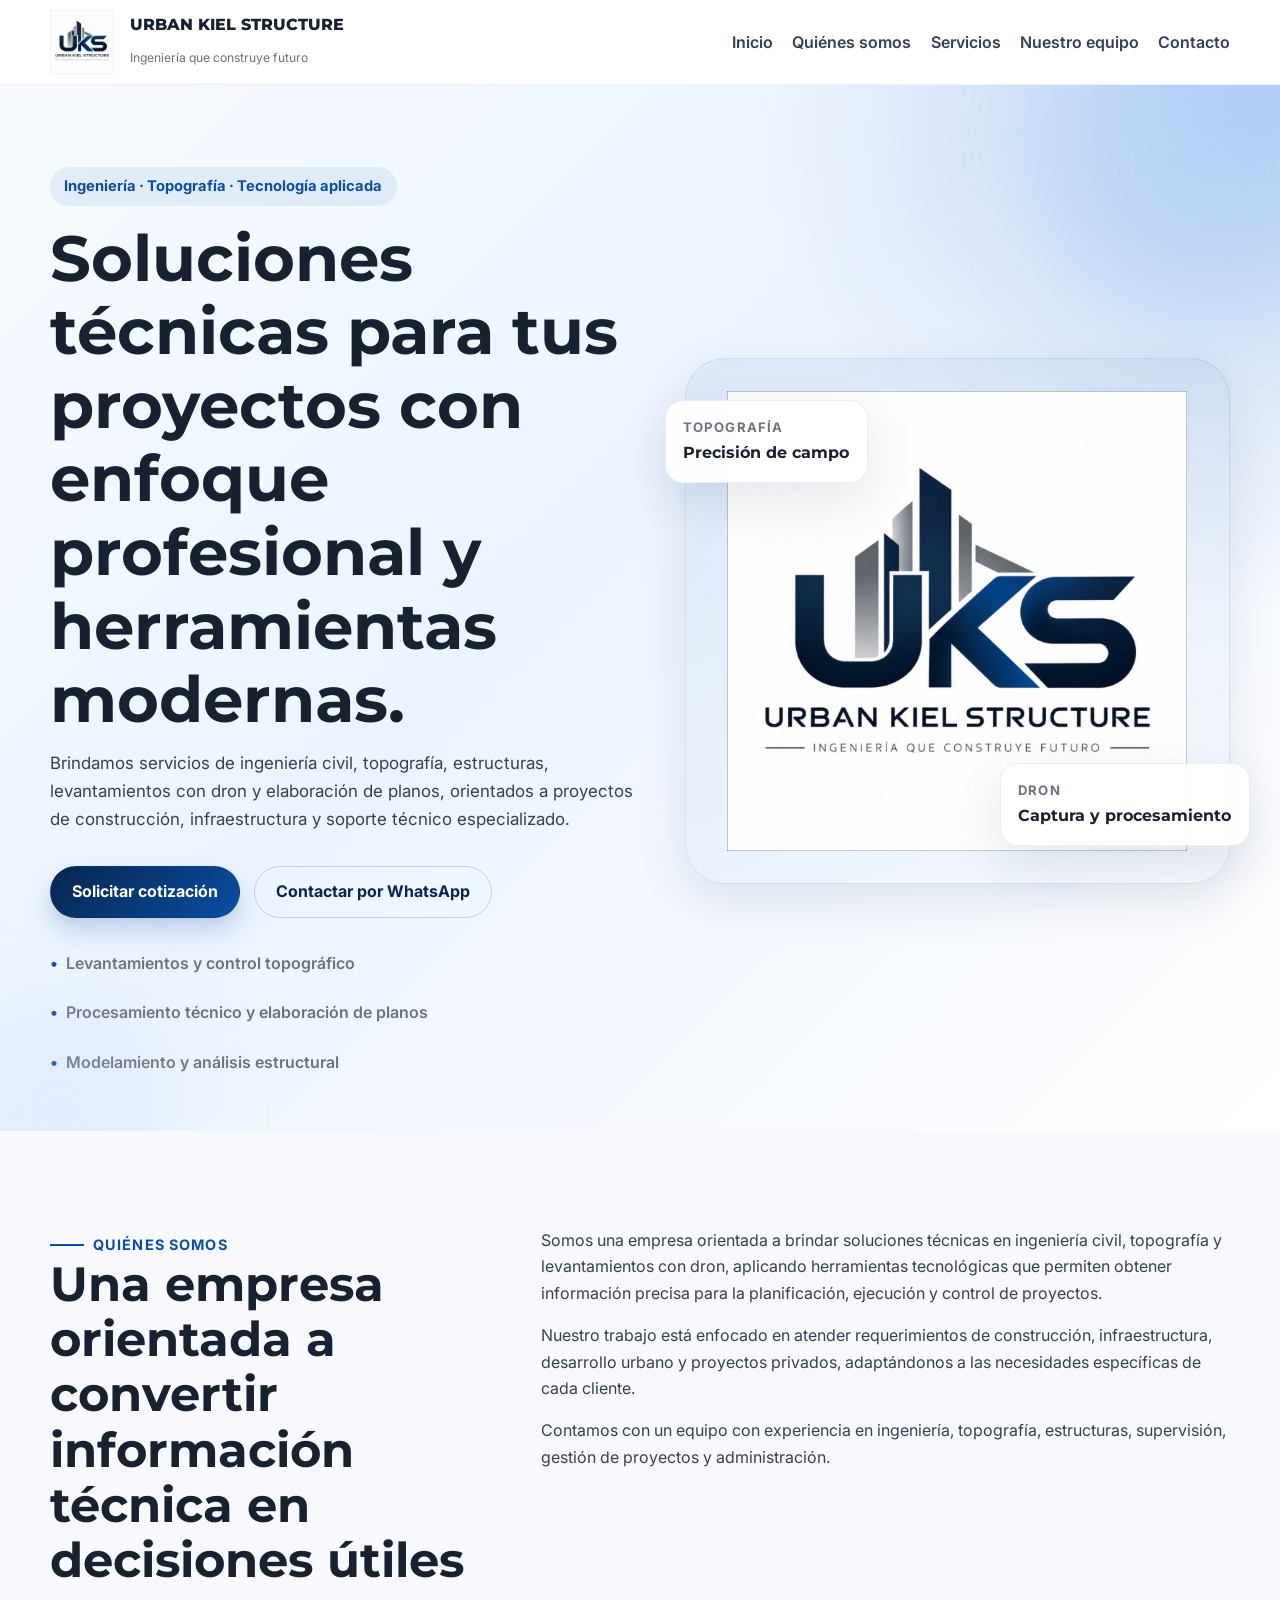
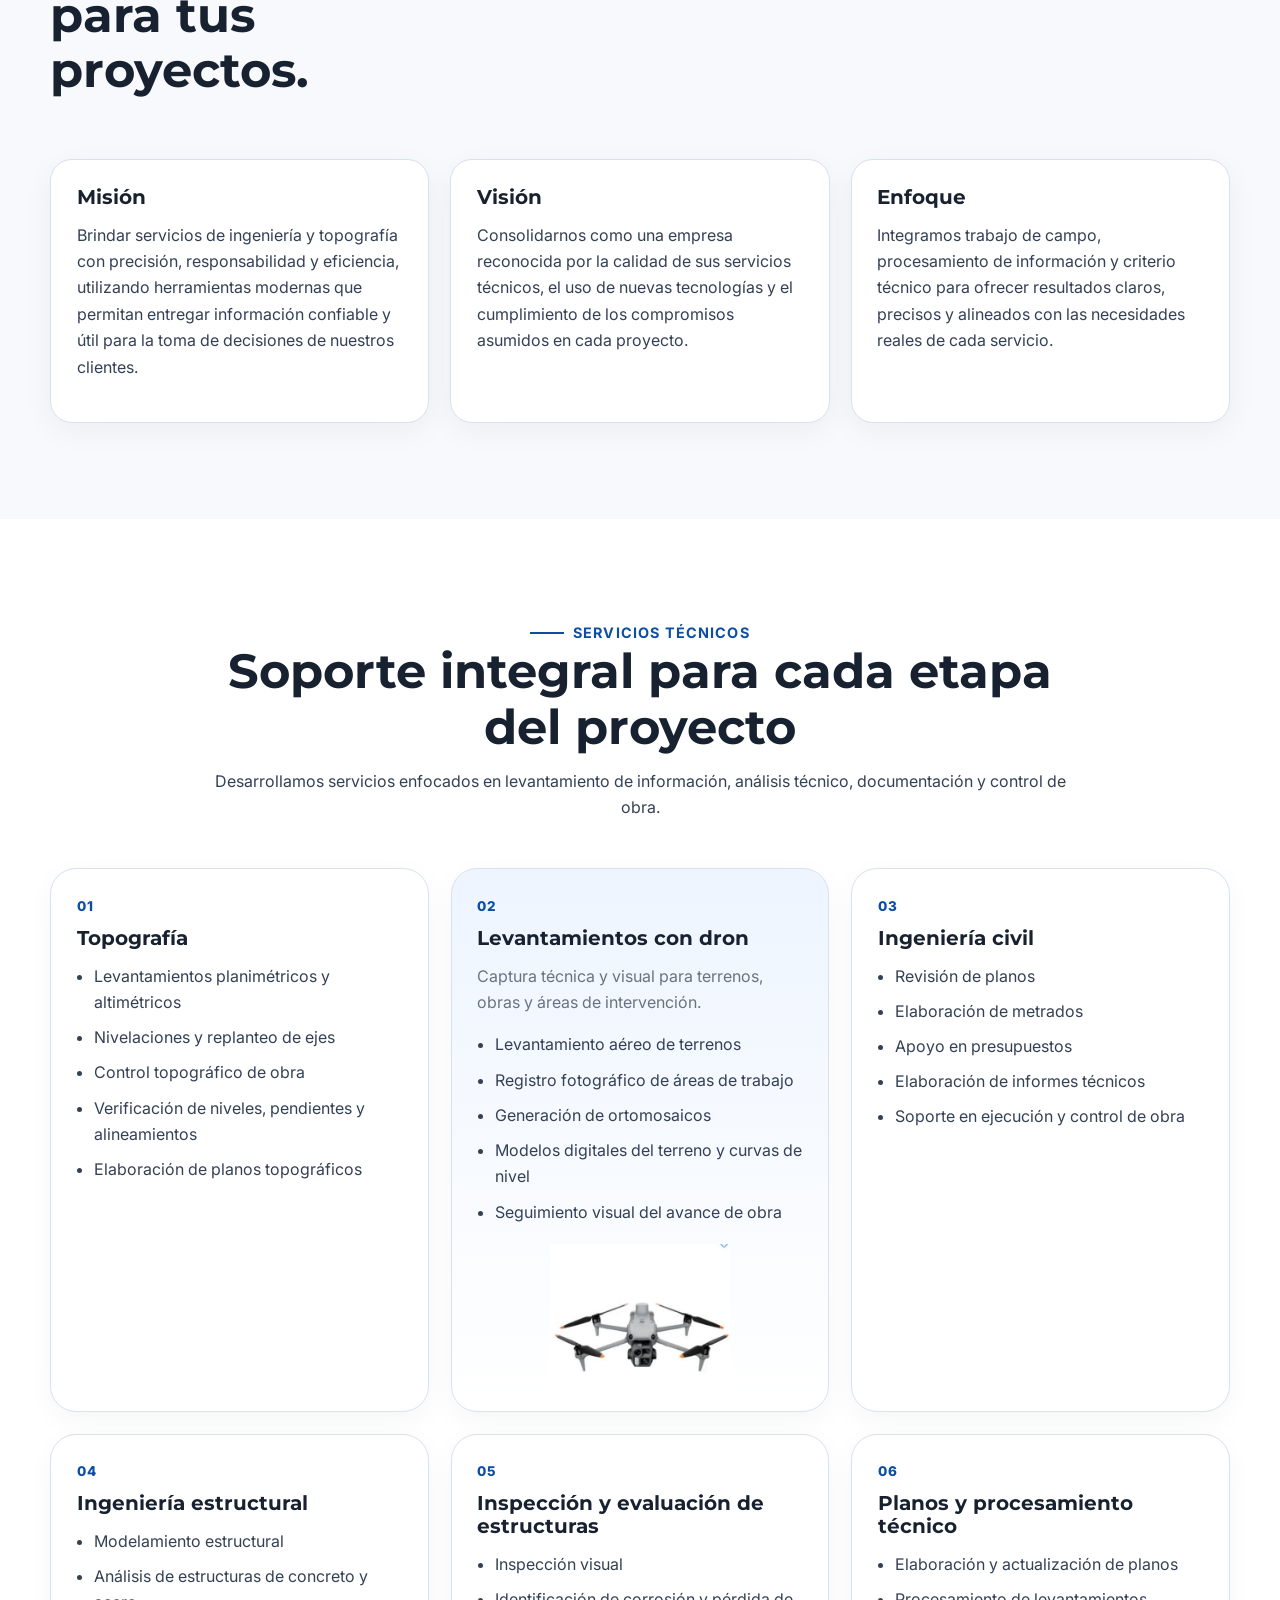
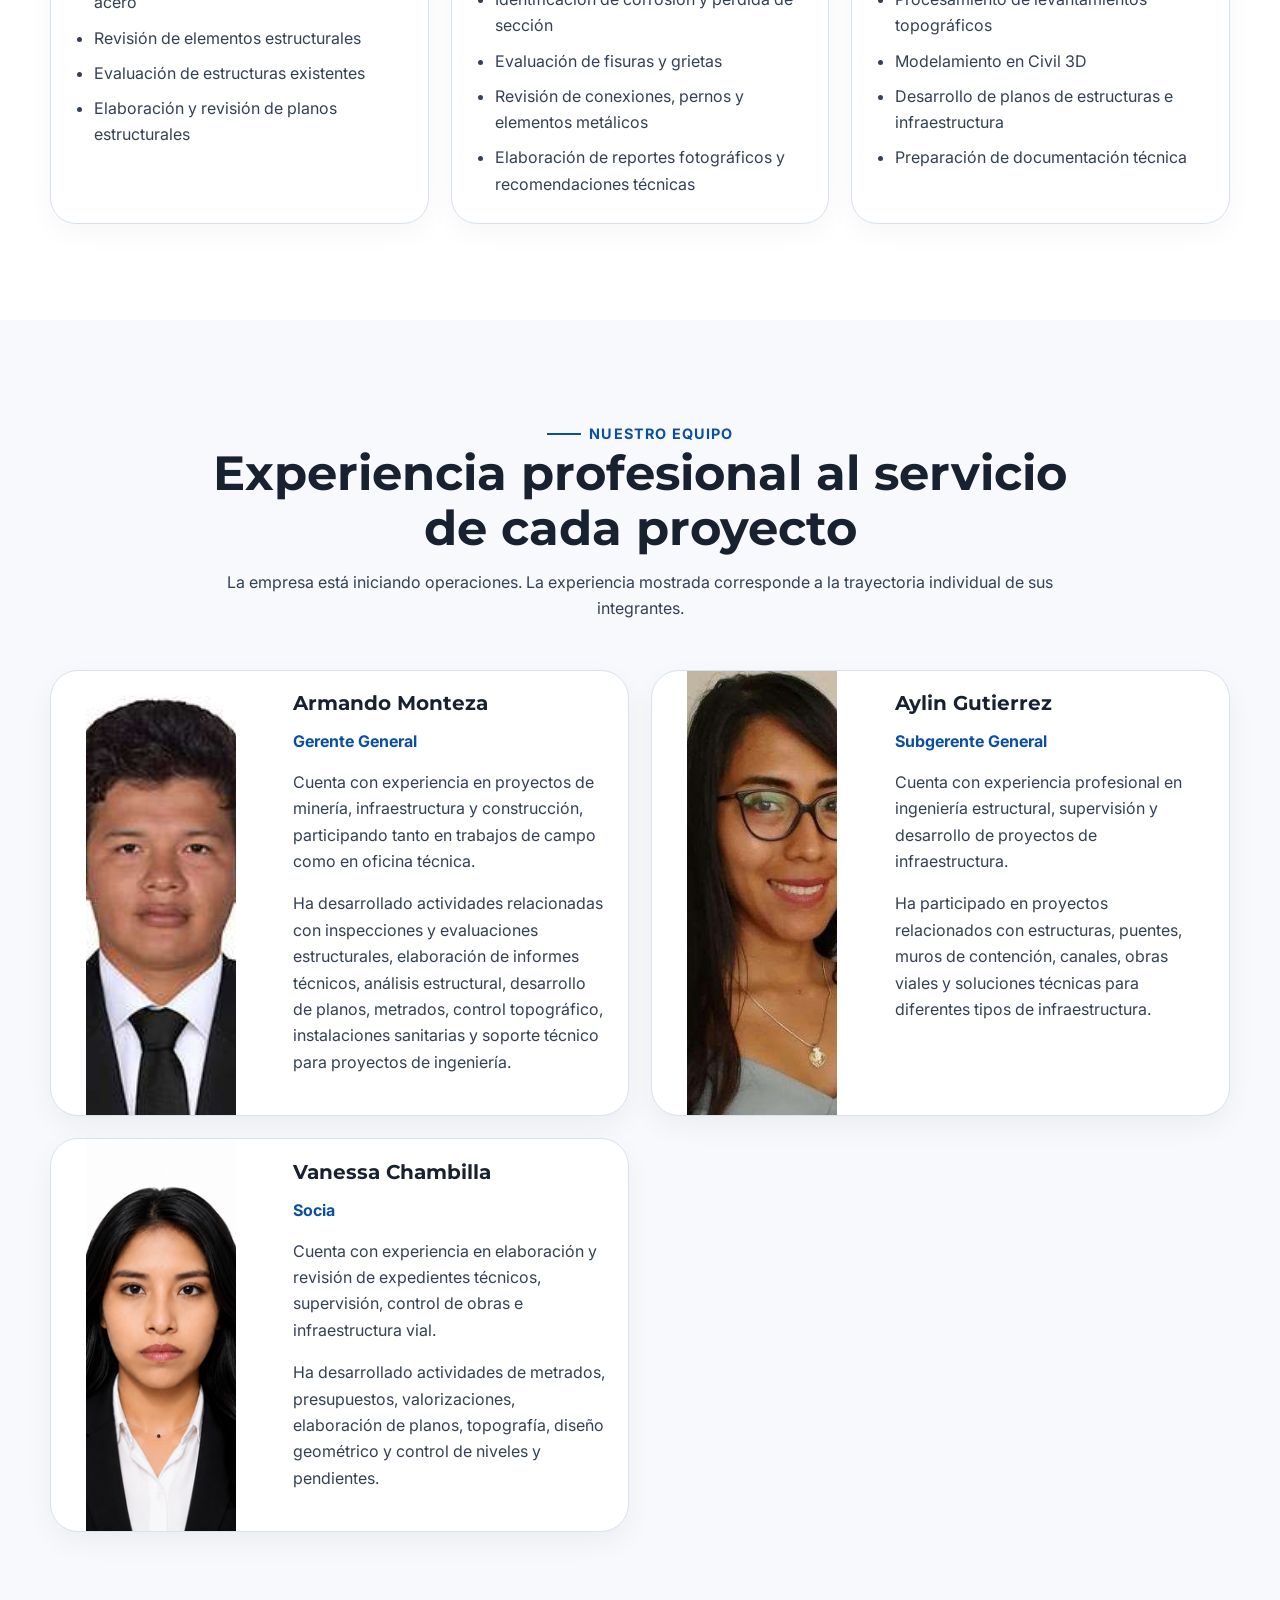
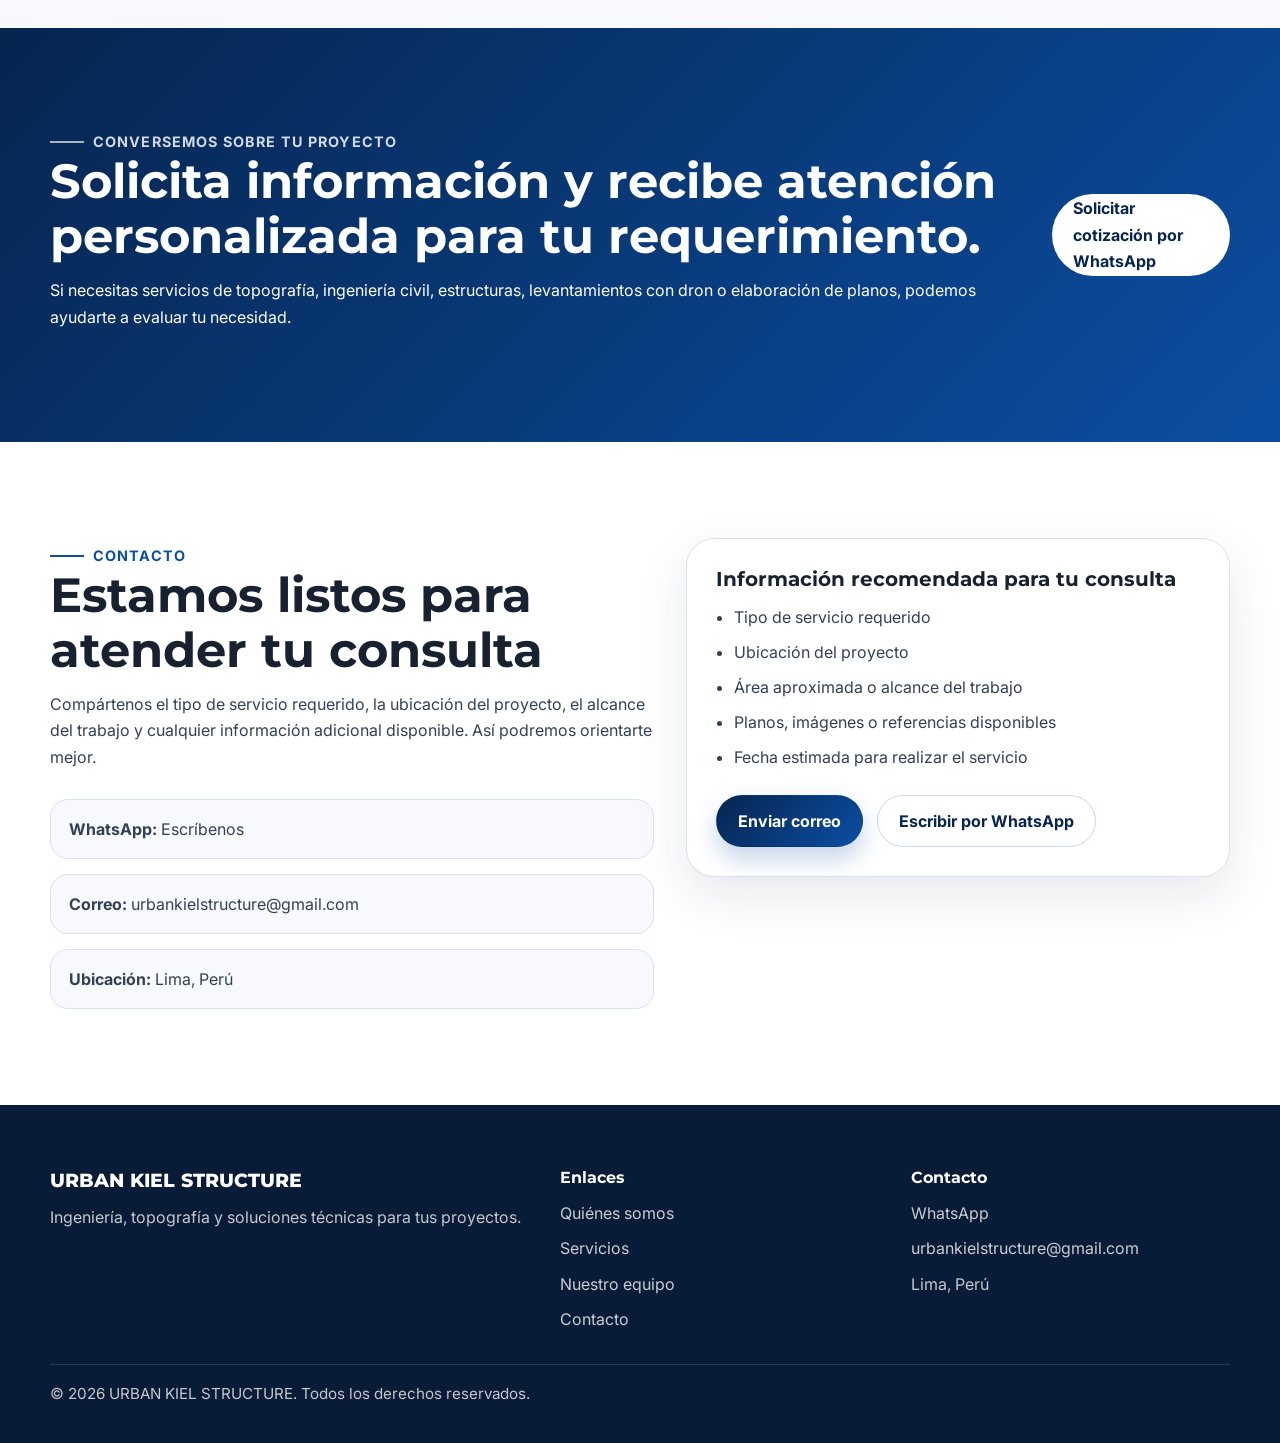
<file: index.html>
<!DOCTYPE html>
<html lang="es">
<head>
  <meta charset="UTF-8">
  <meta name="viewport" content="width=device-width, initial-scale=1.0">
  <title>URBAN KIEL STRUCTURE | Ingeniería, topografía y soluciones técnicas</title>
  <meta name="description" content="URBAN KIEL STRUCTURE brinda servicios de ingeniería civil, topografía, estructuras, levantamientos con dron y elaboración de planos.">
  <meta name="theme-color" content="#0b3a75">
  <link rel="preconnect" href="https://fonts.googleapis.com">
  <link rel="preconnect" href="https://fonts.gstatic.com" crossorigin>
  <link href="https://fonts.googleapis.com/css2?family=Montserrat:wght@400;500;600;700;800&family=Inter:wght@400;500;600;700&display=swap" rel="stylesheet">
  <link rel="stylesheet" href="styles.css">

  <style>
    /* Ajuste de tamaño para las fotos del equipo */
    .team-card > img {
      width: 150px;
      height: 150px;
      object-fit: cover;
      display: block;
      margin: 0 auto 18px;
    }
  </style>
</head>
<body>
  <header class="site-header" id="inicio">
    <div class="container nav-wrap">
      <a class="brand" href="#inicio" aria-label="URBAN KIEL STRUCTURE inicio">
        <img src="assets/logo-uks.png" alt="Logo de URBAN KIEL STRUCTURE">
        <div>
          <span class="brand-title">URBAN KIEL STRUCTURE</span>
          <span class="brand-tag">Ingeniería que construye futuro</span>
        </div>
      </a>

      <button class="menu-toggle" aria-expanded="false" aria-controls="site-nav" aria-label="Abrir menú">
        <span></span><span></span><span></span>
      </button>

      <nav class="site-nav" id="site-nav">
        <a href="#inicio">Inicio</a>
        <a href="#quienes-somos">Quiénes somos</a>
        <a href="#servicios">Servicios</a>
        <a href="#equipo">Nuestro equipo</a>
        <a href="#contacto">Contacto</a>
      </nav>
    </div>
  </header>

  <main>
    <section class="hero">
      <div class="container hero-grid">
        <div class="hero-copy">
          <span class="eyebrow">Ingeniería · Topografía · Tecnología aplicada</span>
          <h1>Soluciones técnicas para tus proyectos con enfoque profesional y herramientas modernas.</h1>
          <p>
            Brindamos servicios de ingeniería civil, topografía, estructuras, levantamientos con dron y elaboración de planos,
            orientados a proyectos de construcción, infraestructura y soporte técnico especializado.
          </p>
          <div class="hero-actions">
            <a class="button button-primary" href="https://wa.me/51987463949?text=Hola%20URBAN%20KIEL%20STRUCTURE,%20deseo%20solicitar%20una%20cotizaci%C3%B3n." target="_blank" rel="noopener">Solicitar cotización</a>
            <a class="button button-secondary" href="#contacto">Contactar por WhatsApp</a>
          </div>
          <ul class="hero-highlights">
            <li>Levantamientos y control topográfico</li>
            <li>Procesamiento técnico y elaboración de planos</li>
            <li>Modelamiento y análisis estructural</li>
          </ul>
        </div>
        <div class="hero-visual">
          <div class="visual-card">
            <img src="assets/logo-uks.png" alt="Logo UKS">
          </div>
          <div class="floating-card floating-top">
            <span>Topografía</span>
            <strong>Precisión de campo</strong>
          </div>
          <div class="floating-card floating-bottom">
            <span>Dron</span>
            <strong>Captura y procesamiento</strong>
          </div>
        </div>
      </div>
    </section>

    <section class="section section-soft" id="quienes-somos">
      <div class="container two-col">
        <div>
          <span class="section-kicker">Quiénes somos</span>
          <h2>Una empresa orientada a convertir información técnica en decisiones útiles para tus proyectos.</h2>
        </div>
        <div class="about-copy">
          <p>
            Somos una empresa orientada a brindar soluciones técnicas en ingeniería civil, topografía y levantamientos con dron,
            aplicando herramientas tecnológicas que permiten obtener información precisa para la planificación, ejecución y control de proyectos.
          </p>
          <p>
            Nuestro trabajo está enfocado en atender requerimientos de construcción, infraestructura, desarrollo urbano y proyectos privados,
            adaptándonos a las necesidades específicas de cada cliente.
          </p>
          <p>
            Contamos con un equipo con experiencia en ingeniería, topografía, estructuras, supervisión, gestión de proyectos y administración.
          </p>
        </div>
      </div>

      <div class="container value-grid">
        <article class="value-card">
          <h3>Misión</h3>
          <p>Brindar servicios de ingeniería y topografía con precisión, responsabilidad y eficiencia, utilizando herramientas modernas que permitan entregar información confiable y útil para la toma de decisiones de nuestros clientes.</p>
        </article>
        <article class="value-card">
          <h3>Visión</h3>
          <p>Consolidarnos como una empresa reconocida por la calidad de sus servicios técnicos, el uso de nuevas tecnologías y el cumplimiento de los compromisos asumidos en cada proyecto.</p>
        </article>
        <article class="value-card">
          <h3>Enfoque</h3>
          <p>Integramos trabajo de campo, procesamiento de información y criterio técnico para ofrecer resultados claros, precisos y alineados con las necesidades reales de cada servicio.</p>
        </article>
      </div>
    </section>

    <section class="section" id="servicios">
      <div class="container section-heading">
        <span class="section-kicker">Servicios técnicos</span>
        <h2>Soporte integral para cada etapa del proyecto</h2>
        <p>Desarrollamos servicios enfocados en levantamiento de información, análisis técnico, documentación y control de obra.</p>
      </div>

      <div class="container service-grid">
        <article class="service-card">
          <div class="service-number">01</div>
          <h3>Topografía</h3>
          <ul>
            <li>Levantamientos planimétricos y altimétricos</li>
            <li>Nivelaciones y replanteo de ejes</li>
            <li>Control topográfico de obra</li>
            <li>Verificación de niveles, pendientes y alineamientos</li>
            <li>Elaboración de planos topográficos</li>
          </ul>
        </article>

        <article class="service-card featured-service">
          <div class="service-number">02</div>
          <h3>Levantamientos con dron</h3>
          <p class="service-note">Captura técnica y visual para terrenos, obras y áreas de intervención.</p>
          <ul>
            <li>Levantamiento aéreo de terrenos</li>
            <li>Registro fotográfico de áreas de trabajo</li>
            <li>Generación de ortomosaicos</li>
            <li>Modelos digitales del terreno y curvas de nivel</li>
            <li>Seguimiento visual del avance de obra</li>
          </ul>
          <img class="service-illustration" src="assets/drone-matrice.png" alt="Dron para levantamientos topográficos">
        </article>

        <article class="service-card">
          <div class="service-number">03</div>
          <h3>Ingeniería civil</h3>
          <ul>
            <li>Revisión de planos</li>
            <li>Elaboración de metrados</li>
            <li>Apoyo en presupuestos</li>
            <li>Elaboración de informes técnicos</li>
            <li>Soporte en ejecución y control de obra</li>
          </ul>
        </article>

        <article class="service-card">
          <div class="service-number">04</div>
          <h3>Ingeniería estructural</h3>
          <ul>
            <li>Modelamiento estructural</li>
            <li>Análisis de estructuras de concreto y acero</li>
            <li>Revisión de elementos estructurales</li>
            <li>Evaluación de estructuras existentes</li>
            <li>Elaboración y revisión de planos estructurales</li>
          </ul>
        </article>

        <article class="service-card">
          <div class="service-number">05</div>
          <h3>Inspección y evaluación de estructuras</h3>
          <ul>
            <li>Inspección visual</li>
            <li>Identificación de corrosión y pérdida de sección</li>
            <li>Evaluación de fisuras y grietas</li>
            <li>Revisión de conexiones, pernos y elementos metálicos</li>
            <li>Elaboración de reportes fotográficos y recomendaciones técnicas</li>
          </ul>
        </article>

        <article class="service-card">
          <div class="service-number">06</div>
          <h3>Planos y procesamiento técnico</h3>
          <ul>
            <li>Elaboración y actualización de planos</li>
            <li>Procesamiento de levantamientos topográficos</li>
            <li>Modelamiento en Civil 3D</li>
            <li>Desarrollo de planos de estructuras e infraestructura</li>
            <li>Preparación de documentación técnica</li>
          </ul>
        </article>
      </div>
    </section>

    <section class="section section-soft" id="equipo">
      <div class="container section-heading">
        <span class="section-kicker">Nuestro equipo</span>
        <h2>Experiencia profesional al servicio de cada proyecto</h2>
        <p>La empresa está iniciando operaciones. La experiencia mostrada corresponde a la trayectoria individual de sus integrantes.</p>
      </div>

      <div class="container team-grid">
        <article class="team-card">
          <img src="assets/jose-armando-monteza.png" alt="Armando Monteza">
          <div class="team-content">
            <h3>Armando Monteza</h3>
            <span class="team-role">Gerente General</span>
            <p>Cuenta con experiencia en proyectos de minería, infraestructura y construcción, participando tanto en trabajos de campo como en oficina técnica.</p>
            <p>Ha desarrollado actividades relacionadas con inspecciones y evaluaciones estructurales, elaboración de informes técnicos, análisis estructural, desarrollo de planos, metrados, control topográfico, instalaciones sanitarias y soporte técnico para proyectos de ingeniería.</p>
          </div>
        </article>

        <article class="team-card">
          <img src="assets/aylin-gutierrez.png" alt="Aylin Gutierrez">
          <div class="team-content">
            <h3>Aylin Gutierrez</h3>
            <span class="team-role">Subgerente General</span>
            <p>Cuenta con experiencia profesional en ingeniería estructural, supervisión y desarrollo de proyectos de infraestructura.</p>
            <p>Ha participado en proyectos relacionados con estructuras, puentes, muros de contención, canales, obras viales y soluciones técnicas para diferentes tipos de infraestructura.</p>
          </div>
        </article>

        <article class="team-card">
          <img src="assets/vanessa-chambilla.png" alt="Vanessa Chambilla">
          <div class="team-content">
            <h3>Vanessa Chambilla</h3>
            <span class="team-role">Socia</span>
            <p>Cuenta con experiencia en elaboración y revisión de expedientes técnicos, supervisión, control de obras e infraestructura vial.</p>
            <p>Ha desarrollado actividades de metrados, presupuestos, valorizaciones, elaboración de planos, topografía, diseño geométrico y control de niveles y pendientes.</p>
          </div>
        </article>

      </div>
    </section>

    <section class="section cta-band">
      <div class="container cta-inner">
        <div>
          <span class="section-kicker light">Conversemos sobre tu proyecto</span>
          <h2>Solicita información y recibe atención personalizada para tu requerimiento.</h2>
          <p>Si necesitas servicios de topografía, ingeniería civil, estructuras, levantamientos con dron o elaboración de planos, podemos ayudarte a evaluar tu necesidad.</p>
        </div>
        <a class="button button-white" href="https://wa.me/51987463949?text=Hola%20URBAN%20KIEL%20STRUCTURE,%20necesito%20informaci%C3%B3n%20sobre%20sus%20servicios." target="_blank" rel="noopener">Solicitar cotización por WhatsApp</a>
      </div>
    </section>

    <section class="section" id="contacto">
      <div class="container contact-grid">
        <div>
          <span class="section-kicker">Contacto</span>
          <h2>Estamos listos para atender tu consulta</h2>
          <p>Compártenos el tipo de servicio requerido, la ubicación del proyecto, el alcance del trabajo y cualquier información adicional disponible. Así podremos orientarte mejor.</p>
          <div class="contact-list">
            <a href="https://wa.me/51987463949" target="_blank" rel="noopener"><strong>WhatsApp:</strong> Escríbenos</a>
            <a href="mailto:urbankielstructure@gmail.com"><strong>Correo:</strong> urbankielstructure@gmail.com</a>
            <span><strong>Ubicación:</strong> Lima, Perú</span>
          </div>
        </div>

        <div class="contact-card">
          <h3>Información recomendada para tu consulta</h3>
          <ul>
            <li>Tipo de servicio requerido</li>
            <li>Ubicación del proyecto</li>
            <li>Área aproximada o alcance del trabajo</li>
            <li>Planos, imágenes o referencias disponibles</li>
            <li>Fecha estimada para realizar el servicio</li>
          </ul>
          <div class="contact-actions">
            <a class="button button-primary" href="mailto:urbankielstructure@gmail.com">Enviar correo</a>
            <a class="button button-secondary" href="https://wa.me/51987463949" target="_blank" rel="noopener">Escribir por WhatsApp</a>
          </div>
        </div>
      </div>
    </section>
  </main>

  <footer class="site-footer">
    <div class="container footer-grid">
      <div>
        <div class="footer-brand">URBAN KIEL STRUCTURE</div>
        <p>Ingeniería, topografía y soluciones técnicas para tus proyectos.</p>
      </div>
      <div>
        <h4>Enlaces</h4>
        <ul>
          <li><a href="#quienes-somos">Quiénes somos</a></li>
          <li><a href="#servicios">Servicios</a></li>
          <li><a href="#equipo">Nuestro equipo</a></li>
          <li><a href="#contacto">Contacto</a></li>
        </ul>
      </div>
      <div>
        <h4>Contacto</h4>
        <ul>
          <li><a href="https://wa.me/51987463949" target="_blank" rel="noopener">WhatsApp</a></li>
          <li><a href="mailto:urbankielstructure@gmail.com">urbankielstructure@gmail.com</a></li>
          <li>Lima, Perú</li>
        </ul>
      </div>
    </div>
    <div class="container footer-bottom">
      <p>© <span id="year"></span> URBAN KIEL STRUCTURE. Todos los derechos reservados.</p>
    </div>
  </footer>

  <script src="script.js"></script>
</body>
</html>
</file>
<file: styles.css>
:root {
  --navy: #06254f;
  --blue: #0b4ea2;
  --blue-2: #1f67c7;
  --soft-blue: #eaf2ff;
  --dark: #18212f;
  --text: #344054;
  --muted: #6b7280;
  --line: #d8e1ee;
  --white: #ffffff;
  --bg: #f7f9fc;
  --shadow: 0 18px 50px rgba(7, 36, 77, 0.10);
  --radius: 22px;
  --container: 1180px;
}
* { box-sizing: border-box; }
html { scroll-behavior: smooth; }
body {
  margin: 0;
  font-family: 'Inter', system-ui, -apple-system, BlinkMacSystemFont, 'Segoe UI', sans-serif;
  color: var(--text);
  background: var(--white);
  line-height: 1.65;
}
a { color: inherit; text-decoration: none; }
img { max-width: 100%; display: block; }
.container { width: min(var(--container), calc(100% - 2rem)); margin: 0 auto; }
.section { padding: 96px 0; }
.section-soft { background: var(--bg); }
.section-kicker {
  display: inline-flex; align-items: center; gap: .55rem; font-weight: 700; font-size: .9rem;
  letter-spacing: .08em; text-transform: uppercase; color: var(--blue);
}
.section-kicker::before { content: ''; width: 34px; height: 2px; background: var(--blue); display: inline-block; }
.section-kicker.light { color: rgba(255,255,255,.82); }
.section-kicker.light::before { background: rgba(255,255,255,.65); }
h1,h2,h3,h4,.brand-title,.footer-brand {
  margin: 0 0 .8rem;
  font-family: 'Montserrat', sans-serif;
  color: var(--dark);
  line-height: 1.15;
}
h1 { font-size: clamp(2.6rem, 5vw, 4.65rem); }
h2 { font-size: clamp(2rem, 3.8vw, 3rem); }
h3 { font-size: 1.25rem; }
p { margin: 0 0 1rem; }
ul { margin: 0; padding-left: 1.1rem; }
li + li { margin-top: .55rem; }
.button {
  display: inline-flex; align-items: center; justify-content: center; gap: .55rem;
  min-height: 52px; padding: 0 1.3rem; border-radius: 999px; font-weight: 700;
  transition: .25s ease; border: 1px solid transparent;
}
.button:hover { transform: translateY(-2px); }
.button-primary { background: linear-gradient(135deg, var(--navy), var(--blue)); color: var(--white); box-shadow: 0 12px 24px rgba(11,78,162,.24); }
.button-secondary { background: transparent; color: var(--navy); border-color: rgba(11,78,162,.22); }
.button-white { background: var(--white); color: var(--navy); }
.site-header {
  position: sticky; top: 0; z-index: 1000;
  backdrop-filter: blur(16px); background: rgba(255,255,255,.92);
  border-bottom: 1px solid rgba(11,78,162,.08);
}
.nav-wrap { min-height: 84px; display: flex; align-items: center; justify-content: space-between; gap: 1rem; }
.brand { display: flex; align-items: center; gap: 1rem; min-width: 0; }
.brand img { width: 64px; height: 64px; object-fit: contain; }
.brand-title { display: block; font-size: 1rem; font-weight: 800; color: var(--dark); }
.brand-tag { display: block; font-size: .76rem; color: var(--muted); }
.site-nav { display: flex; gap: 1.2rem; align-items: center; }
.site-nav a { font-weight: 600; color: var(--text); position: relative; }
.site-nav a::after {
  content: ''; position: absolute; left: 0; bottom: -8px; width: 100%; height: 2px;
  transform: scaleX(0); transform-origin: left; background: var(--blue); transition: .25s ease;
}
.site-nav a:hover::after, .site-nav a:focus-visible::after { transform: scaleX(1); }
.menu-toggle {
  display: none; width: 48px; height: 48px; border-radius: 12px; border: 1px solid var(--line); background: var(--white);
  align-items: center; justify-content: center; flex-direction: column; gap: 5px; cursor: pointer;
}
.menu-toggle span { width: 22px; height: 2px; background: var(--dark); border-radius: 999px; }
.hero {
  position: relative; overflow: hidden;
  background:
    radial-gradient(circle at top right, rgba(31,103,199,.25), transparent 32%),
    linear-gradient(135deg, #f7fbff 0%, #edf4ff 45%, #ffffff 100%);
  padding: 82px 0 56px;
}
.hero::before,
.hero::after {
  content: ''; position: absolute; border-radius: 50%; filter: blur(50px); opacity: .2; pointer-events: none;
}
.hero::before { width: 320px; height: 320px; background: #7cb7ff; top: -80px; right: -80px; }
.hero::after { width: 240px; height: 240px; background: #b3d1ff; bottom: -100px; left: -60px; }
.hero-grid { display: grid; grid-template-columns: 1.05fr .95fr; gap: 2rem; align-items: center; }
.eyebrow {
  display: inline-flex; padding: .45rem .9rem; border-radius: 999px; background: rgba(11,78,162,.08);
  color: var(--blue); font-weight: 700; margin-bottom: 1rem; font-size: .92rem;
}
.hero p { max-width: 640px; font-size: 1.06rem; }
.hero-actions { display: flex; flex-wrap: wrap; gap: .9rem; margin: 2rem 0; }
.hero-highlights {
  list-style: none; padding: 0; display: flex; flex-wrap: wrap; gap: .9rem 1.2rem; color: var(--muted); font-weight: 600;
}
.hero-highlights li::before { content: '•'; color: var(--blue); margin-right: .5rem; }
.hero-visual { position: relative; min-height: 520px; }
.visual-card {
  background: linear-gradient(160deg, rgba(11,78,162,.07), rgba(11,78,162,.02));
  border: 1px solid rgba(11,78,162,.10); border-radius: 40px; box-shadow: var(--shadow);
  padding: 2rem; display: grid; place-items: center; min-height: 500px;
}
.visual-card img { width: min(100%, 460px); object-fit: contain; }
.floating-card {
  position: absolute; background: rgba(255,255,255,.92); border: 1px solid rgba(11,78,162,.09);
  border-radius: 18px; padding: 1rem 1.1rem; box-shadow: var(--shadow);
}
.floating-card span { display: block; font-size: .82rem; font-weight: 700; color: var(--muted); text-transform: uppercase; letter-spacing: .08em; }
.floating-card strong { font-family: 'Montserrat', sans-serif; color: var(--dark); }
.floating-top { top: 42px; left: -20px; }
.floating-bottom { right: -20px; bottom: 38px; }
.two-col { display: grid; grid-template-columns: .8fr 1.2fr; gap: 2rem; align-items: start; }
.about-copy p + p { margin-top: 1rem; }
.value-grid { margin-top: 3rem; display: grid; grid-template-columns: repeat(3, 1fr); gap: 1.3rem; }
.value-card {
  background: var(--white); border-radius: var(--radius); padding: 1.6rem; border: 1px solid var(--line); box-shadow: 0 8px 30px rgba(15, 23, 42, 0.05);
}
.section-heading { text-align: center; max-width: 860px; }
.section-heading > p { margin-left: auto; margin-right: auto; }
.service-grid { margin-top: 3rem; display: grid; grid-template-columns: repeat(3, 1fr); gap: 1.35rem; align-items: stretch; }
.service-card {
  position: relative; background: var(--white); border: 1px solid var(--line); border-radius: 26px; padding: 1.6rem;
  box-shadow: 0 8px 28px rgba(15, 23, 42, 0.04); overflow: hidden;
}
.service-card h3 { margin-top: .6rem; }
.service-number { font-size: .84rem; font-weight: 800; letter-spacing: .08em; color: var(--blue); }
.service-card ul { color: var(--text); }
.featured-service {
  background: linear-gradient(180deg, #eef5ff 0%, #ffffff 100%);
}
.service-note { color: var(--muted); margin-bottom: 1rem; }
.service-illustration { width: 180px; margin: 1.2rem auto 0; }
.team-grid { margin-top: 3rem; display: grid; grid-template-columns: repeat(2, 1fr); gap: 1.4rem; }
.team-card {
  background: var(--white); border: 1px solid var(--line); border-radius: 28px; overflow: hidden; display: grid; grid-template-columns: 220px 1fr;
  min-height: 100%; box-shadow: 0 10px 28px rgba(15, 23, 42, 0.05);
}
.team-card img, .avatar-placeholder {
  width: 100%; height: 100%; min-height: 100%; object-fit: cover; background: linear-gradient(135deg, var(--navy), var(--blue-2));
}
.avatar-placeholder {
  display: grid; place-items: center; color: var(--white); font-family: 'Montserrat', sans-serif; font-weight: 800; font-size: 3rem;
}
.team-content { padding: 1.35rem 1.4rem 1.5rem; }
.team-role { display: inline-flex; margin-bottom: .9rem; color: var(--blue); font-weight: 700; }
.cta-band {
  background: linear-gradient(135deg, var(--navy), var(--blue)); color: var(--white);
}
.cta-band h2, .cta-band p { color: var(--white); }
.cta-inner { display: flex; align-items: center; justify-content: space-between; gap: 2rem; }
.contact-grid { display: grid; grid-template-columns: 1fr .9fr; gap: 2rem; align-items: start; }
.contact-list { display: grid; gap: .9rem; margin-top: 1.8rem; }
.contact-list a, .contact-list span {
  display: block; background: var(--bg); border: 1px solid var(--line); border-radius: 18px; padding: 1rem 1.1rem;
}
.contact-card {
  background: var(--white); border: 1px solid var(--line); border-radius: 28px; padding: 1.8rem; box-shadow: var(--shadow);
}
.contact-actions { display: flex; flex-wrap: wrap; gap: .9rem; margin-top: 1.5rem; }
.site-footer { background: #081b37; color: rgba(255,255,255,.76); padding-top: 64px; }
.site-footer a { color: rgba(255,255,255,.78); }
.footer-grid { display: grid; grid-template-columns: 1.2fr .8fr .8fr; gap: 2rem; }
.footer-brand { font-size: 1.2rem; color: var(--white); font-weight: 800; margin-bottom: .8rem; }
.site-footer h4 { color: var(--white); margin-bottom: .8rem; }
.site-footer ul { list-style: none; padding: 0; }
.footer-bottom { border-top: 1px solid rgba(255,255,255,.12); margin-top: 2rem; padding: 1rem 0 1.3rem; font-size: .95rem; }

@media (max-width: 1080px) {
  .hero-grid, .two-col, .contact-grid, .cta-inner, .team-card { grid-template-columns: 1fr; }
  .hero-visual { min-height: auto; }
  .visual-card { min-height: auto; }
  .floating-top, .floating-bottom { position: static; margin-top: 1rem; display: inline-block; }
  .value-grid, .service-grid, .team-grid, .footer-grid { grid-template-columns: repeat(2, 1fr); }
  .cta-inner { display: grid; }
}

@media (max-width: 820px) {
  .section { padding: 78px 0; }
  .site-nav {
    position: absolute; left: 0; right: 0; top: calc(100% + 1px); display: none;
    flex-direction: column; align-items: flex-start; padding: 1rem; background: rgba(255,255,255,.98); border-bottom: 1px solid var(--line);
    box-shadow: 0 12px 24px rgba(15, 23, 42, 0.06);
  }
  .site-nav.is-open { display: flex; }
  .menu-toggle { display: inline-flex; }
  .value-grid, .service-grid, .team-grid, .footer-grid { grid-template-columns: 1fr; }
}

@media (max-width: 560px) {
  .brand img { width: 54px; height: 54px; }
  .brand-title { font-size: .92rem; }
  .brand-tag { font-size: .72rem; }
  .hero { padding-top: 64px; }
  .hero-actions, .contact-actions { flex-direction: column; }
  .button { width: 100%; }
}
</file>
